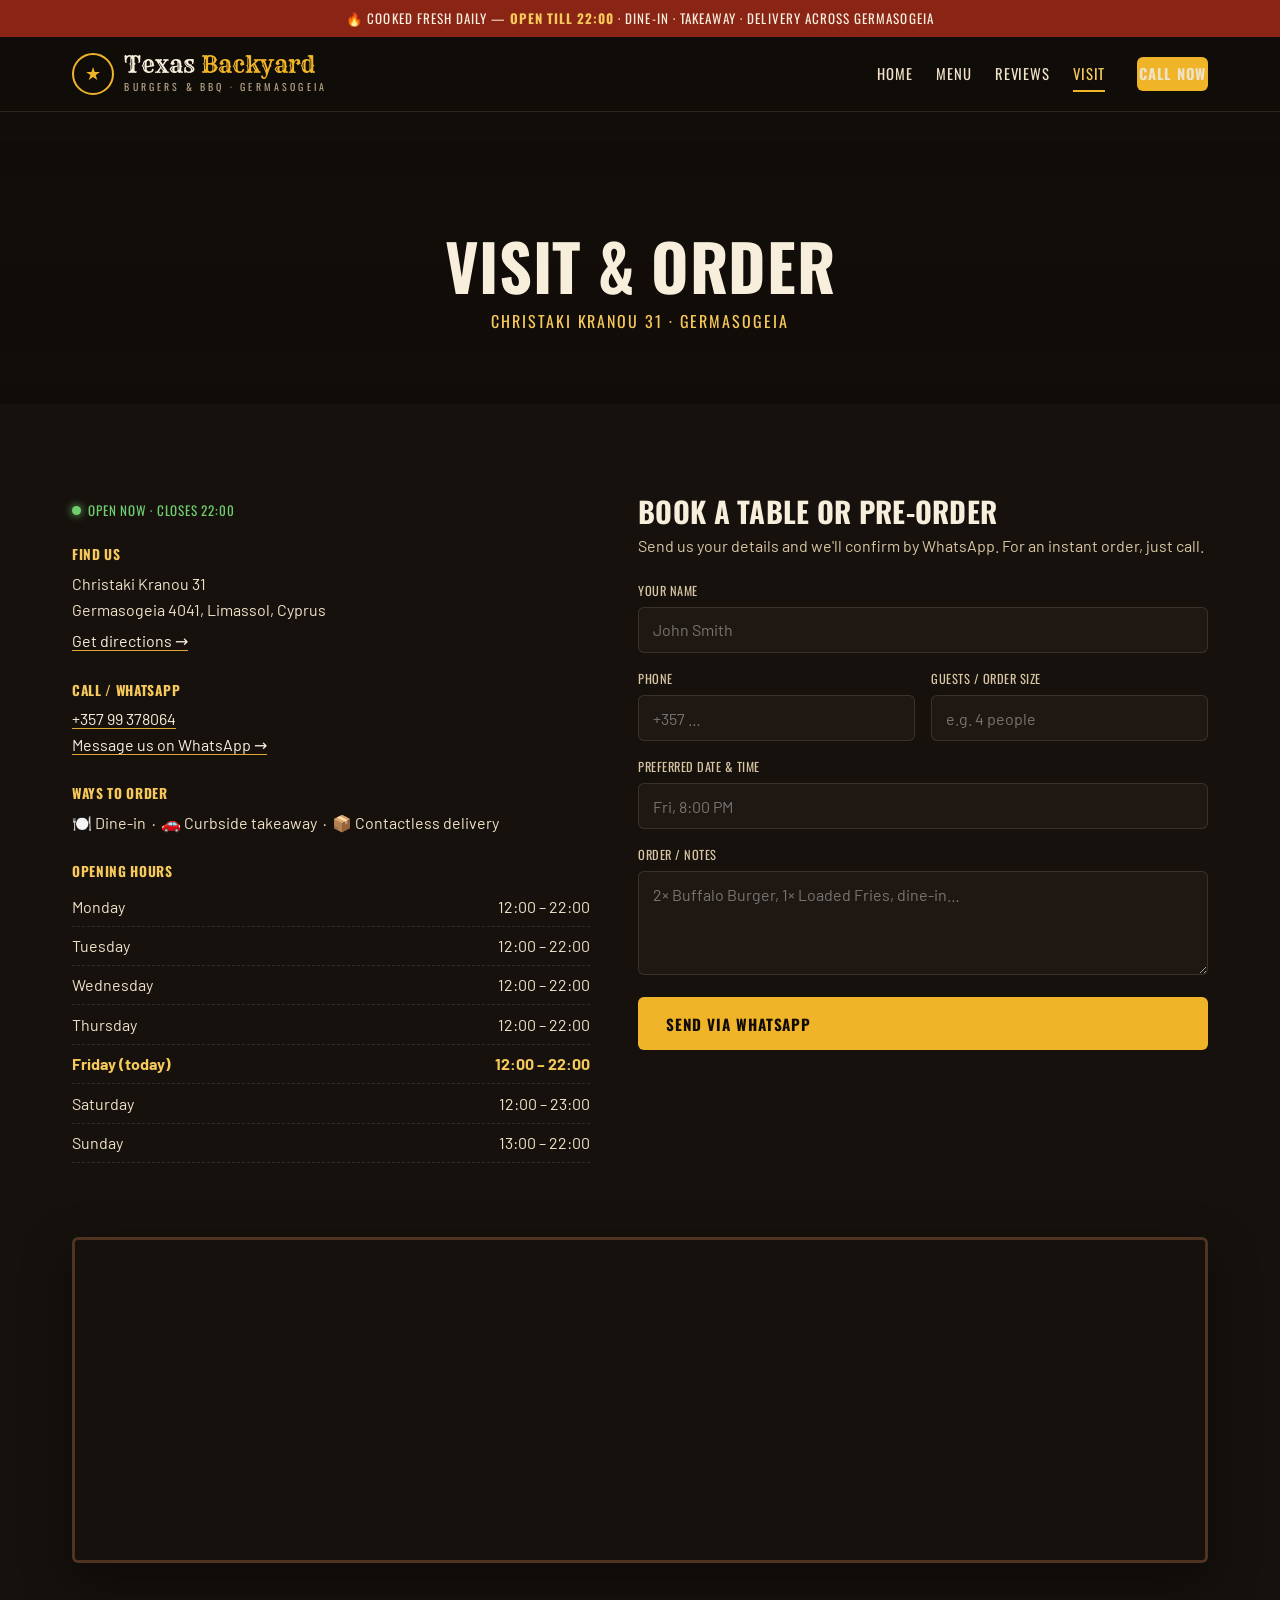
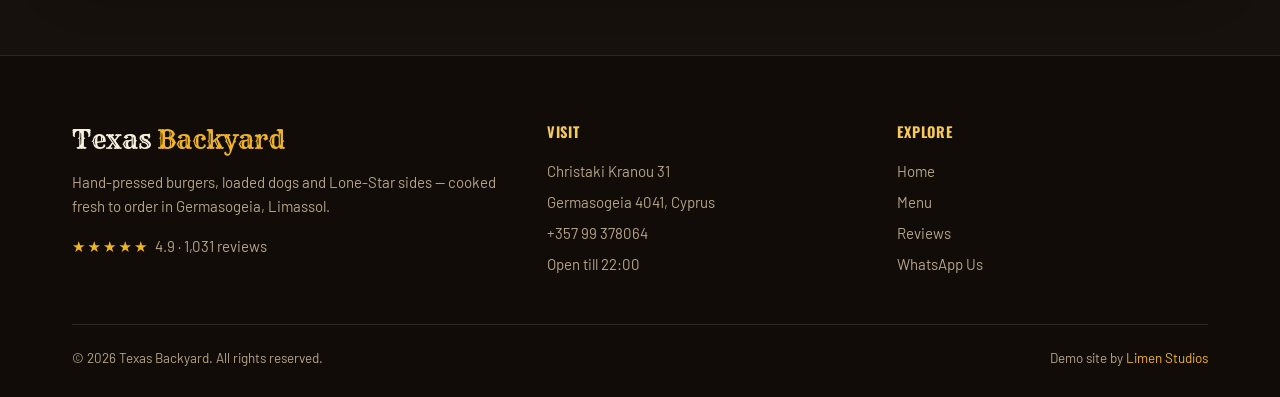
<file: contact.html>
<!DOCTYPE html>
<html lang="en">
<head>
  <meta charset="UTF-8" />
  <meta name="viewport" content="width=device-width, initial-scale=1.0" />
  <title>Visit &amp; Order — Texas Backyard | Germasogeia, Cyprus</title>
  <meta name="description" content="Find Texas Backyard at Christaki Kranou 31, Germasogeia. Call +357 99 378064 or order for pickup, delivery and dine-in. Open till 22:00." />
  <link rel="preconnect" href="https://fonts.googleapis.com" />
  <link rel="preconnect" href="https://fonts.gstatic.com" crossorigin />
  <link href="https://fonts.googleapis.com/css2?family=Rye&family=Oswald:wght@500;600;700&family=Barlow:wght@400;500;600&display=swap" rel="stylesheet" />
  <link rel="stylesheet" href="css/styles.css" />
</head>
<body>
  <div class="promo">🔥 Cooked fresh daily — <b>open till 22:00</b> · Dine-in · Takeaway · Delivery across Germasogeia</div>

  <header class="header">
    <div class="wrap">
      <nav class="nav">
        <a class="brand" href="index.html">
          <span class="brand__mark">★</span>
          <span>
            <span class="brand__name">Texas <span>Backyard</span></span>
            <span class="brand__sub">Burgers &amp; BBQ · Germasogeia</span>
          </span>
        </a>
        <div class="nav__links">
          <a href="index.html">Home</a>
          <a href="menu.html">Menu</a>
          <a href="reviews.html">Reviews</a>
          <a href="contact.html" class="active">Visit</a>
          <a class="btn btn--gold nav__cta" href="tel:+35799378064">Call Now</a>
        </div>
        <button class="nav__toggle" aria-label="Menu">☰</button>
      </nav>
    </div>
  </header>

  <section class="page-hero">
    <div class="wrap">
      <h1>Visit &amp; Order</h1>
      <p>Christaki Kranou 31 · Germasogeia</p>
    </div>
  </section>

  <section class="section">
    <div class="wrap">
      <div class="contact-grid">
        <div>
          <span class="open-now">Open now · closes 22:00</span>

          <div class="info-block" style="margin-top:1.4rem;">
            <h4>Find Us</h4>
            <p>Christaki Kranou 31<br>Germasogeia 4041, Limassol, Cyprus</p>
            <p style="margin-top:0.4rem;"><a href="https://www.google.com/maps/dir/?api=1&destination=Texas+Backyard+Germasogeia">Get directions →</a></p>
          </div>

          <div class="info-block">
            <h4>Call / WhatsApp</h4>
            <p><a href="tel:+35799378064">+357 99 378064</a></p>
            <p><a href="https://wa.me/35799378064">Message us on WhatsApp →</a></p>
          </div>

          <div class="info-block">
            <h4>Ways to Order</h4>
            <p>🍽️ Dine-in &nbsp;·&nbsp; 🚗 Curbside takeaway &nbsp;·&nbsp; 📦 Contactless delivery</p>
          </div>

          <div class="info-block">
            <h4>Opening Hours</h4>
            <ul class="hours-list">
              <li><span>Monday</span><span>12:00 – 22:00</span></li>
              <li><span>Tuesday</span><span>12:00 – 22:00</span></li>
              <li><span>Wednesday</span><span>12:00 – 22:00</span></li>
              <li><span>Thursday</span><span>12:00 – 22:00</span></li>
              <li class="today"><span>Friday (today)</span><span>12:00 – 22:00</span></li>
              <li><span>Saturday</span><span>12:00 – 23:00</span></li>
              <li><span>Sunday</span><span>13:00 – 22:00</span></li>
            </ul>
          </div>
        </div>

        <div>
          <h2 style="font-size:1.8rem;margin-bottom:0.4rem;">Book a Table or Pre-Order</h2>
          <p style="color:var(--cream-300);margin-bottom:1.4rem;">Send us your details and we'll confirm by WhatsApp. For an instant order, just call.</p>
          <form id="reservation">
            <div class="field">
              <label for="name">Your Name</label>
              <input id="name" name="name" type="text" required placeholder="John Smith" />
            </div>
            <div class="row2">
              <div class="field">
                <label for="phone">Phone</label>
                <input id="phone" name="phone" type="tel" required placeholder="+357 …" />
              </div>
              <div class="field">
                <label for="guests">Guests / Order size</label>
                <input id="guests" name="guests" type="text" placeholder="e.g. 4 people" />
              </div>
            </div>
            <div class="field">
              <label for="when">Preferred Date &amp; Time</label>
              <input id="when" name="when" type="text" placeholder="Fri, 8:00 PM" />
            </div>
            <div class="field">
              <label for="notes">Order / Notes</label>
              <textarea id="notes" name="notes" rows="4" placeholder="2× Buffalo Burger, 1× Loaded Fries, dine-in…"></textarea>
            </div>
            <button class="btn btn--gold" type="submit">Send via WhatsApp</button>
            <p class="form-ok" style="display:none;color:#6fcf6f;font-family:var(--font-head);text-transform:uppercase;letter-spacing:0.05em;">✓ Opening WhatsApp — send the message to confirm.</p>
          </form>
        </div>
      </div>

      <div class="map-embed" style="margin-top:3rem;">
        <iframe
          title="Texas Backyard location"
          loading="lazy"
          src="https://www.google.com/maps?q=Christaki%20Kranou%2031%20Germasogeia%204041%20Cyprus&output=embed"></iframe>
      </div>
    </div>
  </section>

  <footer class="footer">
    <div class="wrap">
      <div class="footer-grid">
        <div>
          <div class="footer__brand">Texas <span>Backyard</span></div>
          <p>Hand-pressed burgers, loaded dogs and Lone-Star sides — cooked fresh to order in Germasogeia, Limassol.</p>
          <p style="margin-top:1rem;"><span class="stars">★★★★★</span> &nbsp;4.9 · 1,031 reviews</p>
        </div>
        <div>
          <h4>Visit</h4>
          <ul>
            <li>Christaki Kranou 31</li>
            <li>Germasogeia 4041, Cyprus</li>
            <li><a href="tel:+35799378064">+357 99 378064</a></li>
            <li>Open till 22:00</li>
          </ul>
        </div>
        <div>
          <h4>Explore</h4>
          <ul>
            <li><a href="index.html">Home</a></li>
            <li><a href="menu.html">Menu</a></li>
            <li><a href="reviews.html">Reviews</a></li>
            <li><a href="https://wa.me/35799378064">WhatsApp Us</a></li>
          </ul>
        </div>
      </div>
      <div class="foot-bottom">
        <span>© 2026 Texas Backyard. All rights reserved.</span>
        <span>Demo site by <a href="#">Limen Studios</a></span>
      </div>
    </div>
  </footer>

  <script src="js/main.js"></script>
</body>
</html>
</file>
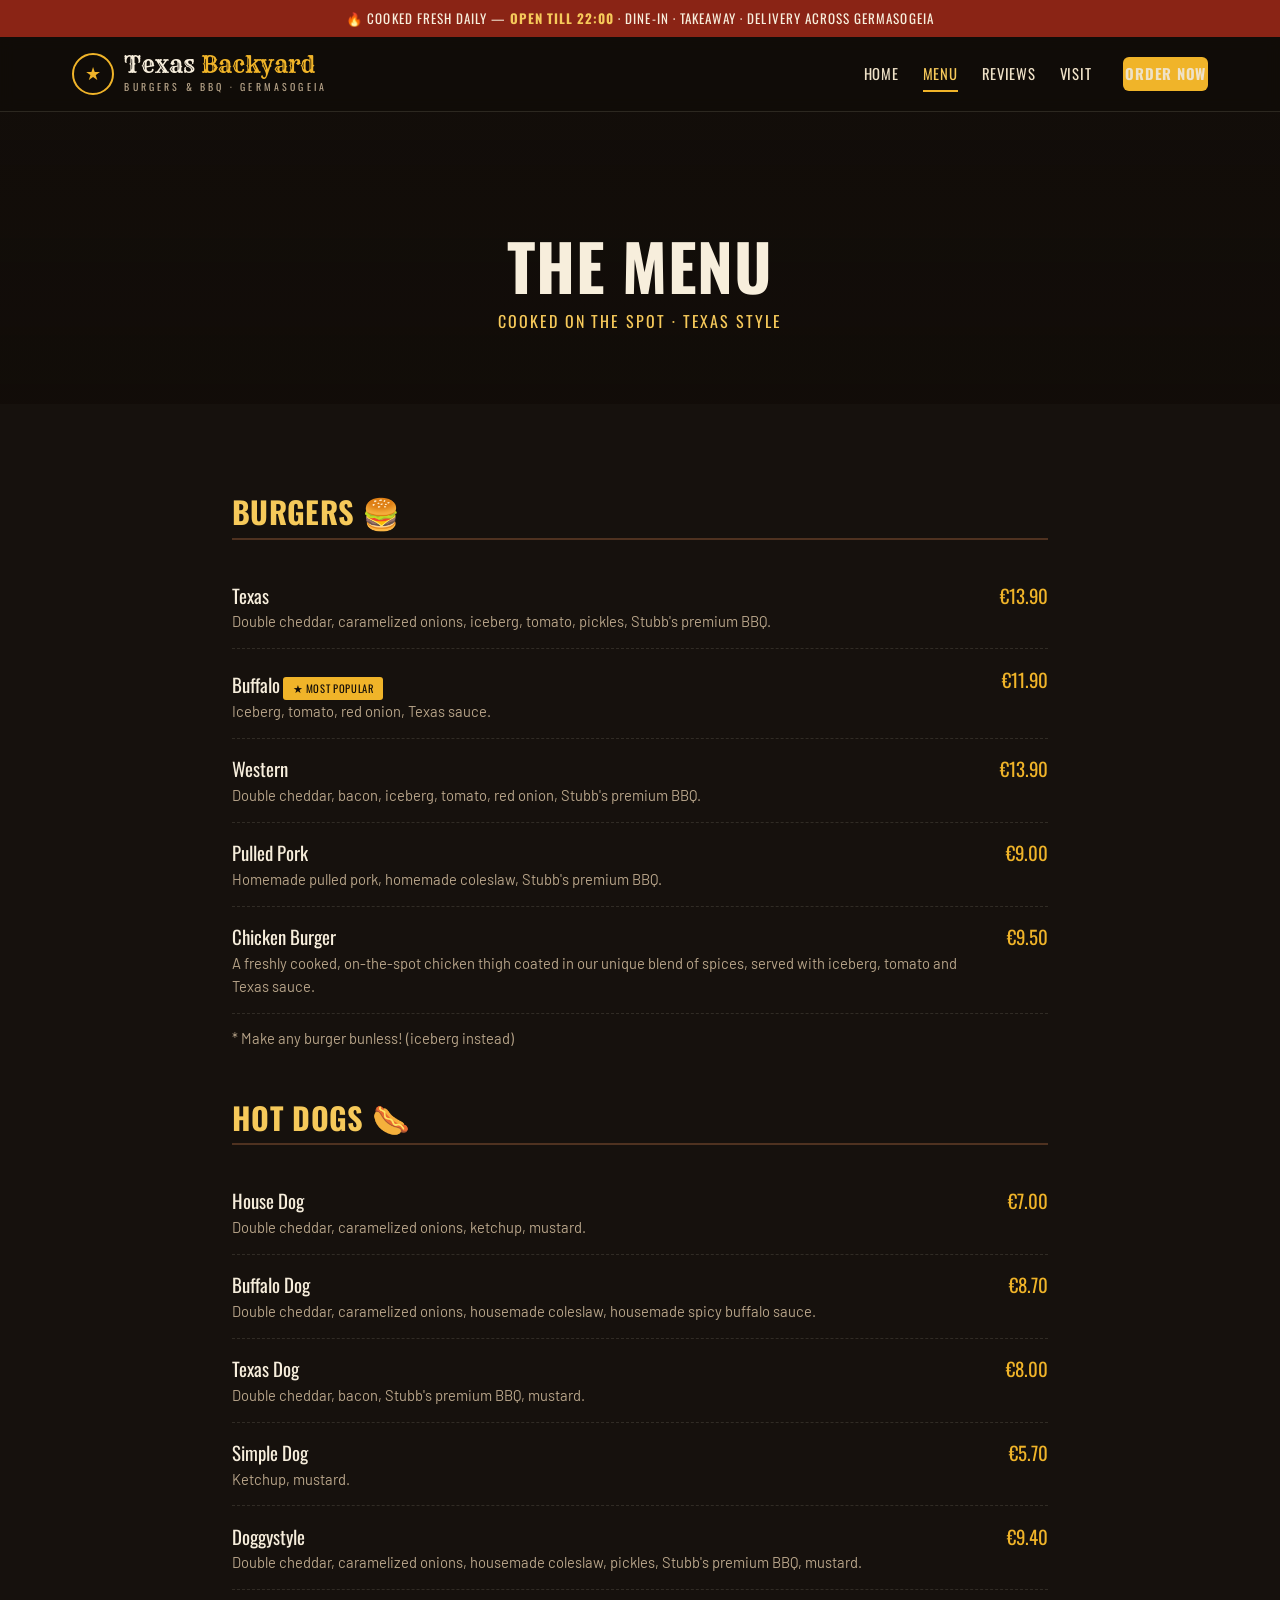
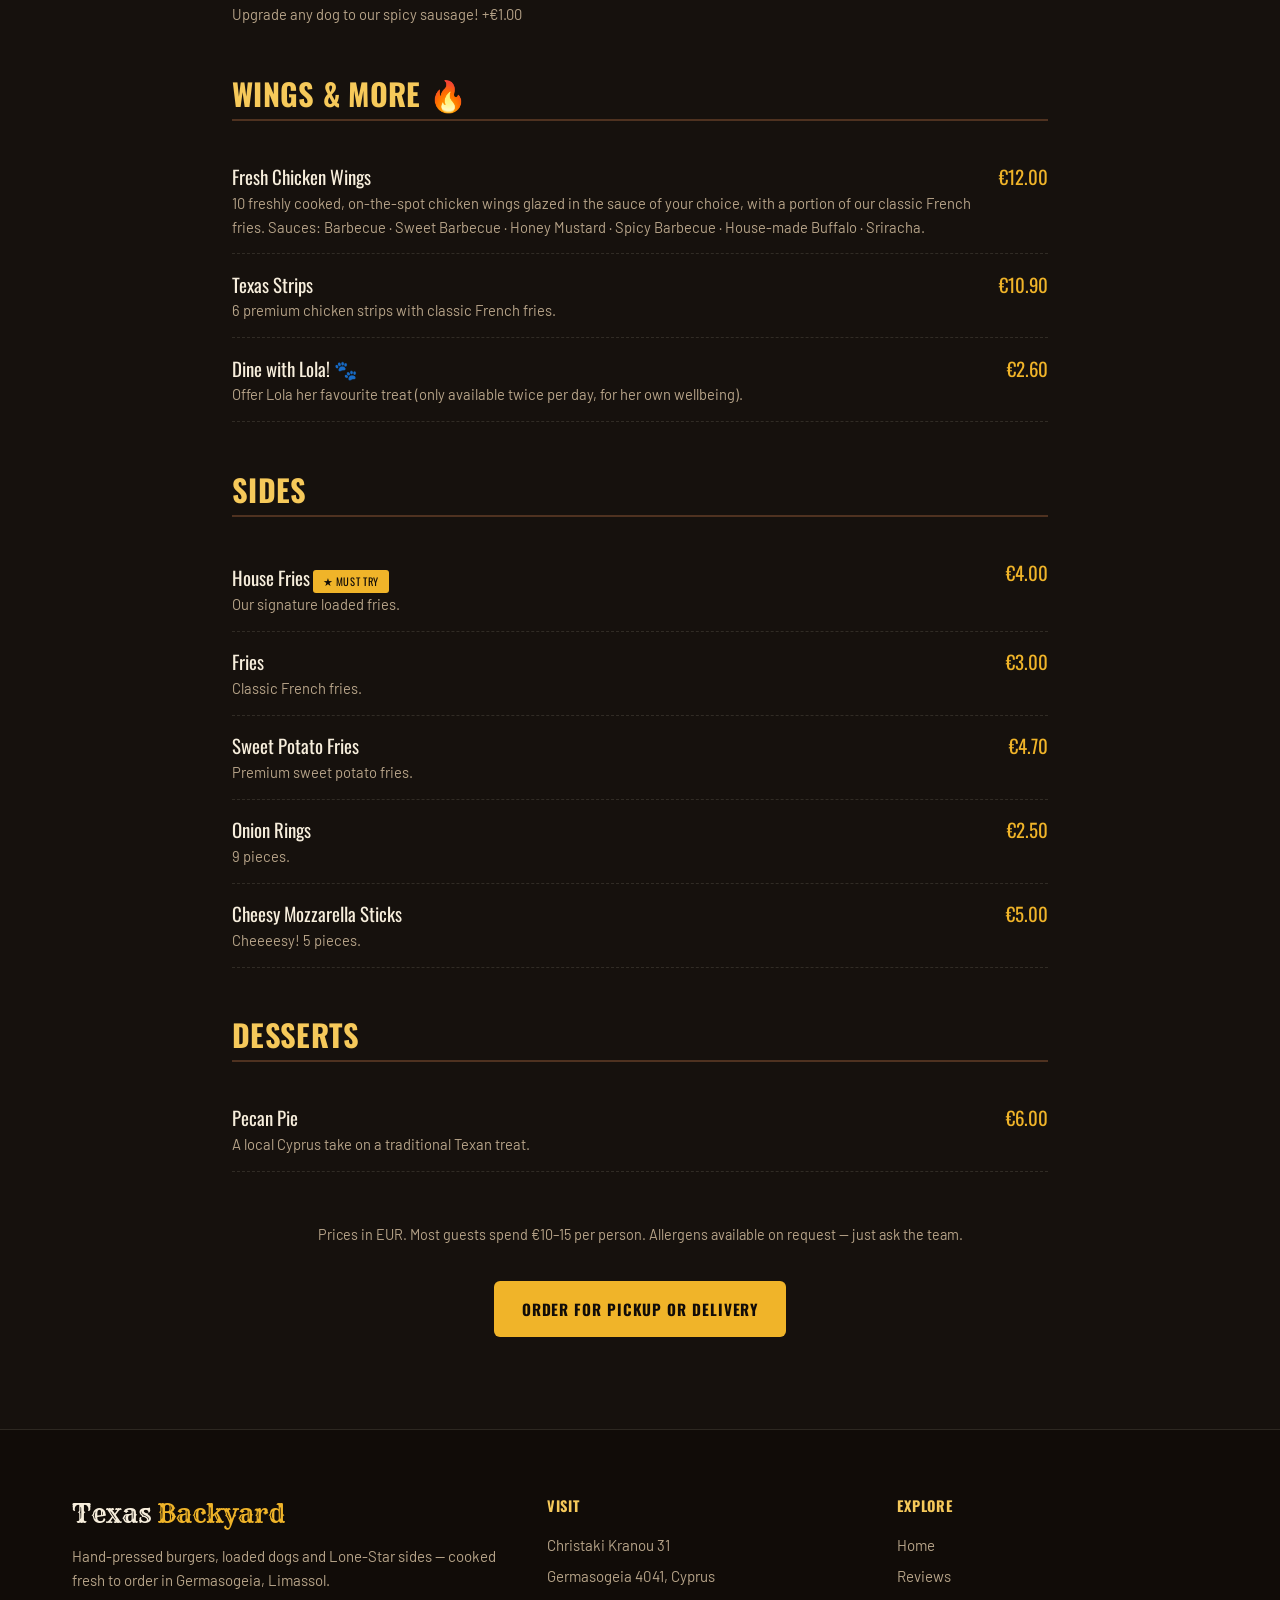
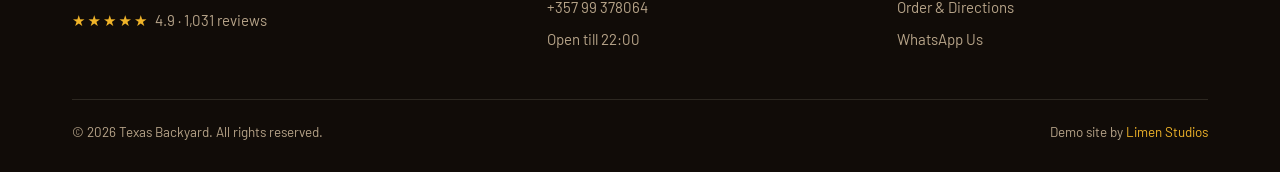
<file: menu.html>
<!DOCTYPE html>
<html lang="en">
<head>
  <meta charset="UTF-8" />
  <meta name="viewport" content="width=device-width, initial-scale=1.0" />
  <title>Menu — Texas Backyard | Burgers, Hot Dogs &amp; Wings in Germasogeia</title>
  <meta name="description" content="The full Texas Backyard menu — smashed burgers, loaded hot dogs, fresh chicken wings, sides and Pecan Pie. Made on the spot in Germasogeia, Cyprus." />
  <link rel="preconnect" href="https://fonts.googleapis.com" />
  <link rel="preconnect" href="https://fonts.gstatic.com" crossorigin />
  <link href="https://fonts.googleapis.com/css2?family=Rye&family=Oswald:wght@500;600;700&family=Barlow:wght@400;500;600&display=swap" rel="stylesheet" />
  <link rel="stylesheet" href="css/styles.css" />
</head>
<body>
  <div class="promo">🔥 Cooked fresh daily — <b>open till 22:00</b> · Dine-in · Takeaway · Delivery across Germasogeia</div>

  <header class="header">
    <div class="wrap">
      <nav class="nav">
        <a class="brand" href="index.html">
          <span class="brand__mark">★</span>
          <span>
            <span class="brand__name">Texas <span>Backyard</span></span>
            <span class="brand__sub">Burgers &amp; BBQ · Germasogeia</span>
          </span>
        </a>
        <div class="nav__links">
          <a href="index.html">Home</a>
          <a href="menu.html" class="active">Menu</a>
          <a href="reviews.html">Reviews</a>
          <a href="contact.html">Visit</a>
          <a class="btn btn--gold nav__cta" href="contact.html">Order Now</a>
        </div>
        <button class="nav__toggle" aria-label="Menu">☰</button>
      </nav>
    </div>
  </header>

  <section class="page-hero">
    <div class="wrap">
      <h1>The Menu</h1>
      <p>Cooked on the Spot · Texas Style</p>
    </div>
  </section>

  <section class="section">
    <div class="wrap" style="max-width:860px;">

      <div class="menu-group">
        <h2>Burgers 🍔</h2>
        <div class="menu-item">
          <div><span class="menu-item__name">Texas</span><div class="menu-item__desc">Double cheddar, caramelized onions, iceberg, tomato, pickles, Stubb's premium BBQ.</div></div>
          <span class="menu-item__price">€13.90</span>
        </div>
        <div class="menu-item">
          <div><span class="menu-item__name">Buffalo</span> <span class="tag tag--gold">★ Most Popular</span><div class="menu-item__desc">Iceberg, tomato, red onion, Texas sauce.</div></div>
          <span class="menu-item__price">€11.90</span>
        </div>
        <div class="menu-item">
          <div><span class="menu-item__name">Western</span><div class="menu-item__desc">Double cheddar, bacon, iceberg, tomato, red onion, Stubb's premium BBQ.</div></div>
          <span class="menu-item__price">€13.90</span>
        </div>
        <div class="menu-item">
          <div><span class="menu-item__name">Pulled Pork</span><div class="menu-item__desc">Homemade pulled pork, homemade coleslaw, Stubb's premium BBQ.</div></div>
          <span class="menu-item__price">€9.00</span>
        </div>
        <div class="menu-item">
          <div><span class="menu-item__name">Chicken Burger</span><div class="menu-item__desc">A freshly cooked, on-the-spot chicken thigh coated in our unique blend of spices, served with iceberg, tomato and Texas sauce.</div></div>
          <span class="menu-item__price">€9.50</span>
        </div>
        <p class="menu-item__desc" style="margin-top:0.8rem;">* Make any burger bunless! (iceberg instead)</p>
      </div>

      <div class="menu-group">
        <h2>Hot Dogs 🌭</h2>
        <div class="menu-item">
          <div><span class="menu-item__name">House Dog</span><div class="menu-item__desc">Double cheddar, caramelized onions, ketchup, mustard.</div></div>
          <span class="menu-item__price">€7.00</span>
        </div>
        <div class="menu-item">
          <div><span class="menu-item__name">Buffalo Dog</span><div class="menu-item__desc">Double cheddar, caramelized onions, housemade coleslaw, housemade spicy buffalo sauce.</div></div>
          <span class="menu-item__price">€8.70</span>
        </div>
        <div class="menu-item">
          <div><span class="menu-item__name">Texas Dog</span><div class="menu-item__desc">Double cheddar, bacon, Stubb's premium BBQ, mustard.</div></div>
          <span class="menu-item__price">€8.00</span>
        </div>
        <div class="menu-item">
          <div><span class="menu-item__name">Simple Dog</span><div class="menu-item__desc">Ketchup, mustard.</div></div>
          <span class="menu-item__price">€5.70</span>
        </div>
        <div class="menu-item">
          <div><span class="menu-item__name">Doggystyle</span><div class="menu-item__desc">Double cheddar, caramelized onions, housemade coleslaw, pickles, Stubb's premium BBQ, mustard.</div></div>
          <span class="menu-item__price">€9.40</span>
        </div>
        <p class="menu-item__desc" style="margin-top:0.8rem;">Upgrade any dog to our spicy sausage! +€1.00</p>
      </div>

      <div class="menu-group">
        <h2>Wings &amp; More 🔥</h2>
        <div class="menu-item">
          <div><span class="menu-item__name">Fresh Chicken Wings</span><div class="menu-item__desc">10 freshly cooked, on-the-spot chicken wings glazed in the sauce of your choice, with a portion of our classic French fries. Sauces: Barbecue · Sweet Barbecue · Honey Mustard · Spicy Barbecue · House-made Buffalo · Sriracha.</div></div>
          <span class="menu-item__price">€12.00</span>
        </div>
        <div class="menu-item">
          <div><span class="menu-item__name">Texas Strips</span><div class="menu-item__desc">6 premium chicken strips with classic French fries.</div></div>
          <span class="menu-item__price">€10.90</span>
        </div>
        <div class="menu-item">
          <div><span class="menu-item__name">Dine with Lola! 🐾</span><div class="menu-item__desc">Offer Lola her favourite treat (only available twice per day, for her own wellbeing).</div></div>
          <span class="menu-item__price">€2.60</span>
        </div>
      </div>

      <div class="menu-group">
        <h2>Sides</h2>
        <div class="menu-item">
          <div><span class="menu-item__name">House Fries</span> <span class="tag tag--gold">★ Must Try</span><div class="menu-item__desc">Our signature loaded fries.</div></div>
          <span class="menu-item__price">€4.00</span>
        </div>
        <div class="menu-item">
          <div><span class="menu-item__name">Fries</span><div class="menu-item__desc">Classic French fries.</div></div>
          <span class="menu-item__price">€3.00</span>
        </div>
        <div class="menu-item">
          <div><span class="menu-item__name">Sweet Potato Fries</span><div class="menu-item__desc">Premium sweet potato fries.</div></div>
          <span class="menu-item__price">€4.70</span>
        </div>
        <div class="menu-item">
          <div><span class="menu-item__name">Onion Rings</span><div class="menu-item__desc">9 pieces.</div></div>
          <span class="menu-item__price">€2.50</span>
        </div>
        <div class="menu-item">
          <div><span class="menu-item__name">Cheesy Mozzarella Sticks</span><div class="menu-item__desc">Cheeeesy! 5 pieces.</div></div>
          <span class="menu-item__price">€5.00</span>
        </div>
      </div>

      <div class="menu-group">
        <h2>Desserts</h2>
        <div class="menu-item">
          <div><span class="menu-item__name">Pecan Pie</span><div class="menu-item__desc">A local Cyprus take on a traditional Texan treat.</div></div>
          <span class="menu-item__price">€6.00</span>
        </div>
      </div>

      <p class="menu-note">Prices in EUR. Most guests spend €10–15 per person. Allergens available on request — just ask the team.</p>

      <div class="center" style="margin-top:2.2rem;">
        <a class="btn btn--gold" href="contact.html">Order for Pickup or Delivery</a>
      </div>
    </div>
  </section>

  <footer class="footer">
    <div class="wrap">
      <div class="footer-grid">
        <div>
          <div class="footer__brand">Texas <span>Backyard</span></div>
          <p>Hand-pressed burgers, loaded dogs and Lone-Star sides — cooked fresh to order in Germasogeia, Limassol.</p>
          <p style="margin-top:1rem;"><span class="stars">★★★★★</span> &nbsp;4.9 · 1,031 reviews</p>
        </div>
        <div>
          <h4>Visit</h4>
          <ul>
            <li>Christaki Kranou 31</li>
            <li>Germasogeia 4041, Cyprus</li>
            <li><a href="tel:+35799378064">+357 99 378064</a></li>
            <li>Open till 22:00</li>
          </ul>
        </div>
        <div>
          <h4>Explore</h4>
          <ul>
            <li><a href="index.html">Home</a></li>
            <li><a href="reviews.html">Reviews</a></li>
            <li><a href="contact.html">Order &amp; Directions</a></li>
            <li><a href="https://wa.me/35799378064">WhatsApp Us</a></li>
          </ul>
        </div>
      </div>
      <div class="foot-bottom">
        <span>© 2026 Texas Backyard. All rights reserved.</span>
        <span>Demo site by <a href="#">Limen Studios</a></span>
      </div>
    </div>
  </footer>

  <script src="js/main.js"></script>
</body>
</html>
</file>
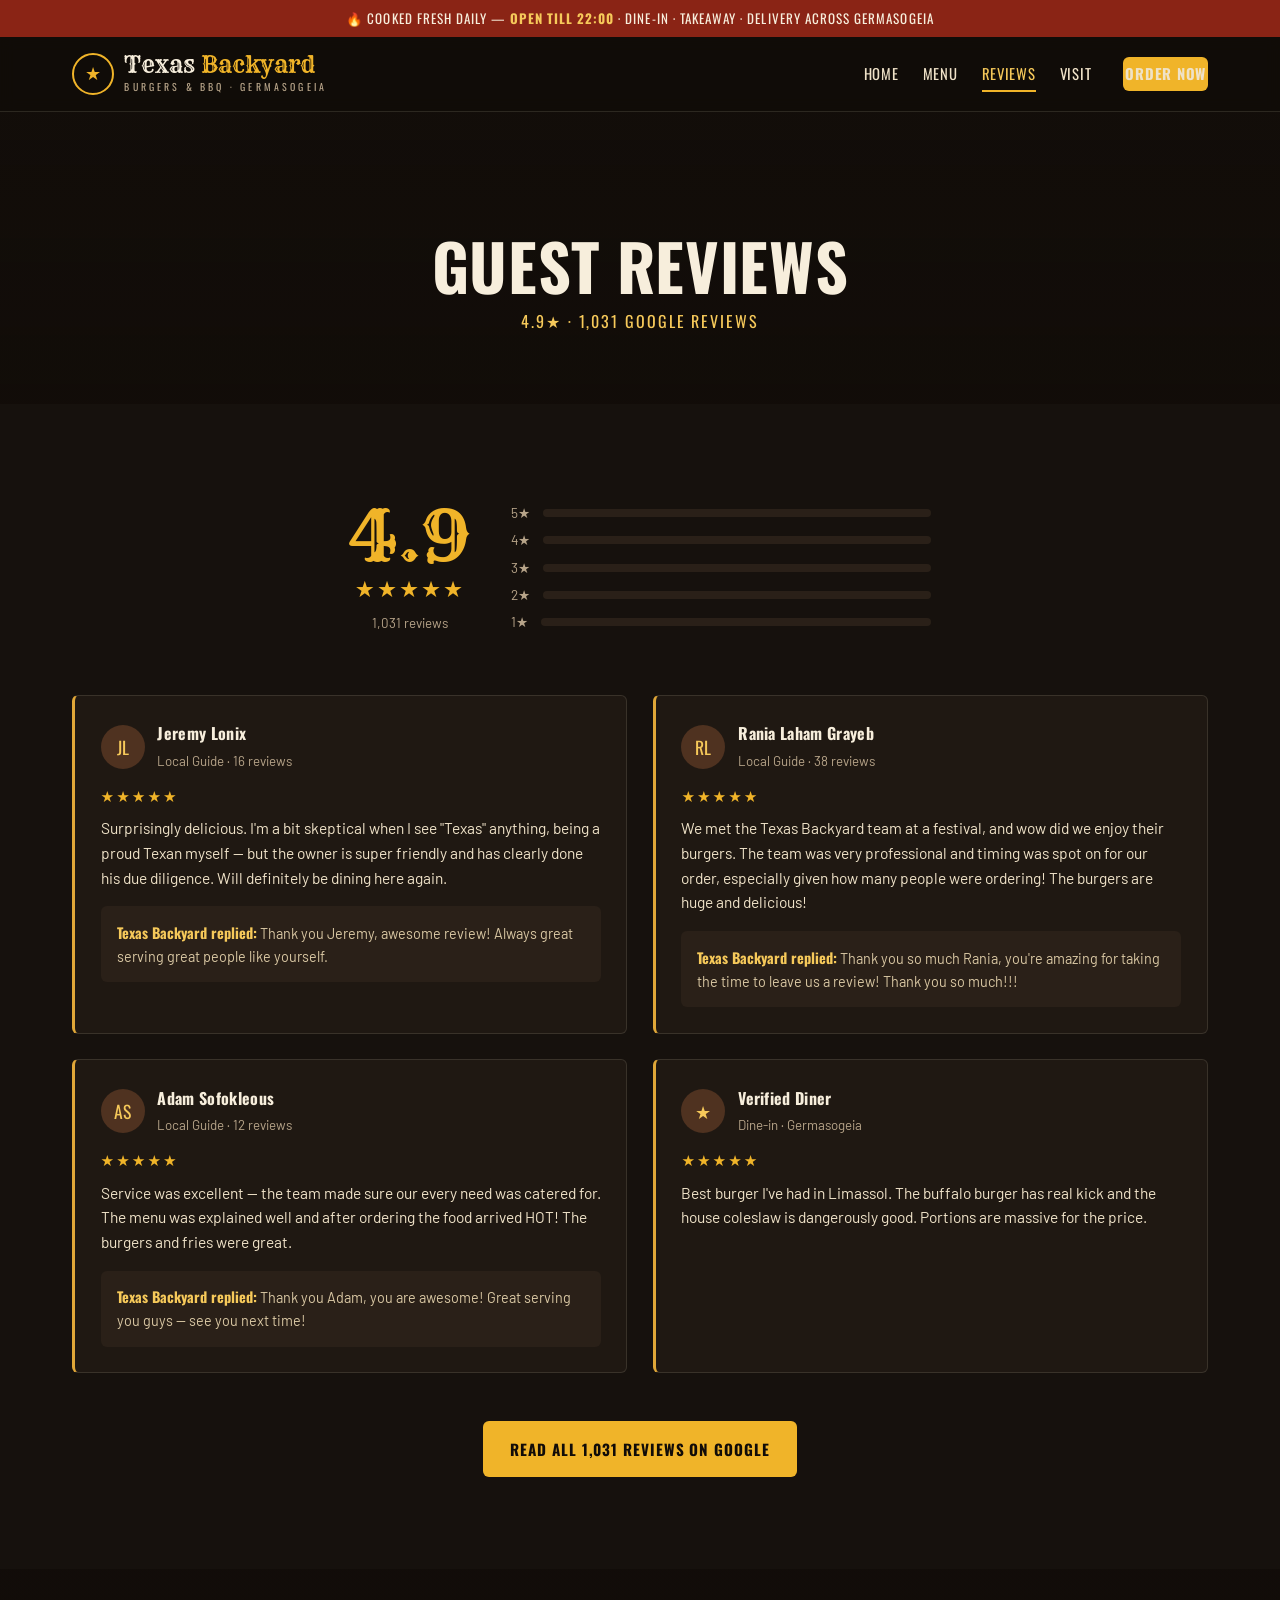
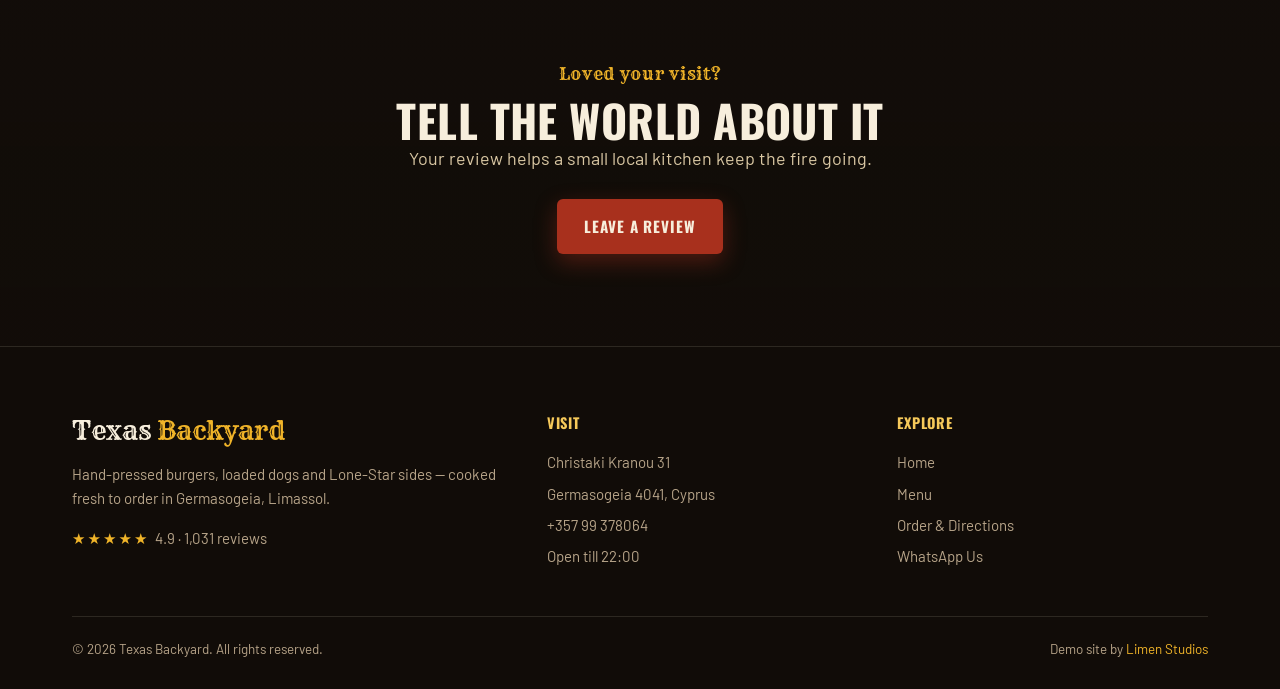
<file: reviews.html>
<!DOCTYPE html>
<html lang="en">
<head>
  <meta charset="UTF-8" />
  <meta name="viewport" content="width=device-width, initial-scale=1.0" />
  <title>Reviews — Texas Backyard | 4.9★ from 1,031 Guests</title>
  <meta name="description" content="See why guests rate Texas Backyard 4.9★ across 1,031 Google reviews — huge burgers, friendly owner, fast service in Germasogeia, Cyprus." />
  <link rel="preconnect" href="https://fonts.googleapis.com" />
  <link rel="preconnect" href="https://fonts.gstatic.com" crossorigin />
  <link href="https://fonts.googleapis.com/css2?family=Rye&family=Oswald:wght@500;600;700&family=Barlow:wght@400;500;600&display=swap" rel="stylesheet" />
  <link rel="stylesheet" href="css/styles.css" />
</head>
<body>
  <div class="promo">🔥 Cooked fresh daily — <b>open till 22:00</b> · Dine-in · Takeaway · Delivery across Germasogeia</div>

  <header class="header">
    <div class="wrap">
      <nav class="nav">
        <a class="brand" href="index.html">
          <span class="brand__mark">★</span>
          <span>
            <span class="brand__name">Texas <span>Backyard</span></span>
            <span class="brand__sub">Burgers &amp; BBQ · Germasogeia</span>
          </span>
        </a>
        <div class="nav__links">
          <a href="index.html">Home</a>
          <a href="menu.html">Menu</a>
          <a href="reviews.html" class="active">Reviews</a>
          <a href="contact.html">Visit</a>
          <a class="btn btn--gold nav__cta" href="contact.html">Order Now</a>
        </div>
        <button class="nav__toggle" aria-label="Menu">☰</button>
      </nav>
    </div>
  </header>

  <section class="page-hero">
    <div class="wrap">
      <h1>Guest Reviews</h1>
      <p>4.9★ · 1,031 Google Reviews</p>
    </div>
  </section>

  <section class="section">
    <div class="wrap">
      <div class="rating-hero">
        <div class="rating-score">
          <div class="num">4.9</div>
          <div class="stars">★★★★★</div>
          <small>1,031 reviews</small>
        </div>
        <div class="rating-bars">
          <div class="rbar"><span>5★</span><span class="rbar__track"><span class="rbar__fill" style="width:94%"></span></span></div>
          <div class="rbar"><span>4★</span><span class="rbar__track"><span class="rbar__fill" style="width:4%"></span></span></div>
          <div class="rbar"><span>3★</span><span class="rbar__track"><span class="rbar__fill" style="width:1%"></span></span></div>
          <div class="rbar"><span>2★</span><span class="rbar__track"><span class="rbar__fill" style="width:0.5%"></span></span></div>
          <div class="rbar"><span>1★</span><span class="rbar__track"><span class="rbar__fill" style="width:0.5%"></span></span></div>
        </div>
      </div>

      <div class="reviews">
        <article class="review">
          <div class="review__head">
            <div class="review__avatar">JL</div>
            <div class="review__who"><b>Jeremy Lonix</b><small>Local Guide · 16 reviews</small></div>
          </div>
          <div class="stars">★★★★★</div>
          <p class="review__body">Surprisingly delicious. I'm a bit skeptical when I see "Texas" anything, being a proud Texan myself — but the owner is super friendly and has clearly done his due diligence. Will definitely be dining here again.</p>
          <div class="review__reply"><b>Texas Backyard replied:</b> Thank you Jeremy, awesome review! Always great serving great people like yourself.</div>
        </article>

        <article class="review">
          <div class="review__head">
            <div class="review__avatar">RL</div>
            <div class="review__who"><b>Rania Laham Grayeb</b><small>Local Guide · 38 reviews</small></div>
          </div>
          <div class="stars">★★★★★</div>
          <p class="review__body">We met the Texas Backyard team at a festival, and wow did we enjoy their burgers. The team was very professional and timing was spot on for our order, especially given how many people were ordering! The burgers are huge and delicious!</p>
          <div class="review__reply"><b>Texas Backyard replied:</b> Thank you so much Rania, you're amazing for taking the time to leave us a review! Thank you so much!!!</div>
        </article>

        <article class="review">
          <div class="review__head">
            <div class="review__avatar">AS</div>
            <div class="review__who"><b>Adam Sofokleous</b><small>Local Guide · 12 reviews</small></div>
          </div>
          <div class="stars">★★★★★</div>
          <p class="review__body">Service was excellent — the team made sure our every need was catered for. The menu was explained well and after ordering the food arrived HOT! The burgers and fries were great.</p>
          <div class="review__reply"><b>Texas Backyard replied:</b> Thank you Adam, you are awesome! Great serving you guys — see you next time!</div>
        </article>

        <article class="review">
          <div class="review__head">
            <div class="review__avatar">★</div>
            <div class="review__who"><b>Verified Diner</b><small>Dine-in · Germasogeia</small></div>
          </div>
          <div class="stars">★★★★★</div>
          <p class="review__body">Best burger I've had in Limassol. The buffalo burger has real kick and the house coleslaw is dangerously good. Portions are massive for the price.</p>
        </article>
      </div>

      <div class="center" style="margin-top:3rem;">
        <a class="btn btn--gold" href="https://www.google.com/maps" target="_blank">Read all 1,031 reviews on Google</a>
      </div>
    </div>
  </section>

  <section class="section section--wood center">
    <div class="wrap">
      <span class="kicker">Loved your visit?</span>
      <h2 style="font-size:clamp(1.9rem,4vw,2.8rem);">Tell the world about it</h2>
      <p class="lead">Your review helps a small local kitchen keep the fire going.</p>
      <div style="margin-top:1.6rem;"><a class="btn btn--primary" href="https://www.google.com/maps" target="_blank">Leave a Review</a></div>
    </div>
  </section>

  <footer class="footer">
    <div class="wrap">
      <div class="footer-grid">
        <div>
          <div class="footer__brand">Texas <span>Backyard</span></div>
          <p>Hand-pressed burgers, loaded dogs and Lone-Star sides — cooked fresh to order in Germasogeia, Limassol.</p>
          <p style="margin-top:1rem;"><span class="stars">★★★★★</span> &nbsp;4.9 · 1,031 reviews</p>
        </div>
        <div>
          <h4>Visit</h4>
          <ul>
            <li>Christaki Kranou 31</li>
            <li>Germasogeia 4041, Cyprus</li>
            <li><a href="tel:+35799378064">+357 99 378064</a></li>
            <li>Open till 22:00</li>
          </ul>
        </div>
        <div>
          <h4>Explore</h4>
          <ul>
            <li><a href="index.html">Home</a></li>
            <li><a href="menu.html">Menu</a></li>
            <li><a href="contact.html">Order &amp; Directions</a></li>
            <li><a href="https://wa.me/35799378064">WhatsApp Us</a></li>
          </ul>
        </div>
      </div>
      <div class="foot-bottom">
        <span>© 2026 Texas Backyard. All rights reserved.</span>
        <span>Demo site by <a href="#">Limen Studios</a></span>
      </div>
    </div>
  </footer>

  <script src="js/main.js"></script>
</body>
</html>
</file>
<file: css/styles.css>
/* ============================================================
   Texas Backyard — Roadhouse BBQ theme
   Static demo site for Limen Studios
   ============================================================ */

:root {
  /* Smoke & charcoal */
  --char-950: #110c08;
  --char-900: #16110d;
  --char-800: #1f1812;
  --char-700: #2a2018;

  /* Weathered wood / leather */
  --wood-700: #3a2417;
  --wood-600: #4f3220;
  --wood-500: #6b4326;

  /* BBQ crimson */
  --bbq-700: #8a2415;
  --bbq-600: #a8301d;
  --bbq-500: #c0392b;

  /* Amber / brand gold */
  --gold-500: #e0a738;
  --gold-400: #f0b429;
  --gold-300: #f6c95a;

  /* Cream / parchment */
  --cream-100: #f7eedc;
  --cream-200: #efe2c8;
  --cream-300: #d9c7a3;

  --muted: #b7a489;
  --line: rgba(245, 234, 214, 0.12);

  --font-display: "Rye", "Oswald", serif;
  --font-head: "Oswald", "Arial Narrow", sans-serif;
  --font-body: "Barlow", system-ui, sans-serif;

  --maxw: 1180px;
  --radius: 6px;
  --shadow: 0 18px 50px rgba(0, 0, 0, 0.45);
}

* { box-sizing: border-box; margin: 0; padding: 0; }

html { scroll-behavior: smooth; }

body {
  font-family: var(--font-body);
  color: var(--cream-100);
  background: var(--char-900);
  line-height: 1.6;
  -webkit-font-smoothing: antialiased;
  overflow-x: hidden;
}

img { max-width: 100%; display: block; }
a { color: inherit; text-decoration: none; }

.wrap { width: 100%; max-width: var(--maxw); margin: 0 auto; padding: 0 22px; }

h1, h2, h3 { font-family: var(--font-head); font-weight: 700; line-height: 1.05; text-transform: uppercase; letter-spacing: 0.01em; }

.kicker {
  font-family: var(--font-display);
  color: var(--gold-400);
  font-size: 1.05rem;
  letter-spacing: 0.04em;
  display: inline-block;
  margin-bottom: 0.6rem;
}

.section { padding: 92px 0; position: relative; }
.section--alt { background: var(--char-800); }
.section--wood {
  background:
    linear-gradient(rgba(17,12,8,0.86), rgba(17,12,8,0.92)),
    url("https://images.unsplash.com/photo-1509440159596-0249088772ff?auto=format&fit=crop&w=1600&q=60") center/cover fixed;
}

.center { text-align: center; }

.lead { color: var(--cream-300); font-size: 1.12rem; max-width: 62ch; }
.center .lead { margin-left: auto; margin-right: auto; }

/* ---------- Buttons ---------- */
.btn {
  display: inline-flex;
  align-items: center;
  gap: 0.5rem;
  font-family: var(--font-head);
  text-transform: uppercase;
  letter-spacing: 0.06em;
  font-weight: 700;
  font-size: 0.95rem;
  padding: 0.85rem 1.6rem;
  border-radius: var(--radius);
  border: 2px solid transparent;
  cursor: pointer;
  transition: transform 0.12s ease, background 0.2s ease, color 0.2s ease;
}
.btn:hover { transform: translateY(-2px); }
.btn--primary { background: var(--bbq-600); color: var(--cream-100); box-shadow: 0 8px 22px rgba(168,48,29,0.4); }
.btn--primary:hover { background: var(--bbq-500); }
.btn--gold { background: var(--gold-400); color: var(--char-950); }
.btn--gold:hover { background: var(--gold-300); }
.btn--ghost { border-color: var(--gold-400); color: var(--gold-300); }
.btn--ghost:hover { background: var(--gold-400); color: var(--char-950); }

/* ---------- Promo bar ---------- */
.promo {
  background: var(--bbq-700);
  color: var(--cream-100);
  text-align: center;
  font-family: var(--font-head);
  text-transform: uppercase;
  letter-spacing: 0.08em;
  font-size: 0.82rem;
  padding: 0.5rem 1rem;
}
.promo b { color: var(--gold-300); }

/* ---------- Header ---------- */
.header {
  position: sticky;
  top: 0;
  z-index: 50;
  background: rgba(17, 12, 8, 0.92);
  backdrop-filter: blur(8px);
  border-bottom: 1px solid var(--line);
}
.nav { display: flex; align-items: center; justify-content: space-between; height: 74px; }
.brand { display: flex; align-items: center; gap: 0.65rem; }
.brand__mark {
  width: 42px; height: 42px;
  display: grid; place-items: center;
  border: 2px solid var(--gold-400);
  border-radius: 50%;
  color: var(--gold-400);
  font-family: var(--font-display);
  font-size: 1.1rem;
}
.brand__name { font-family: var(--font-display); font-size: 1.45rem; color: var(--cream-100); line-height: 1; }
.brand__name span { color: var(--gold-400); }
.brand__sub { display: block; font-family: var(--font-head); font-size: 0.62rem; letter-spacing: 0.32em; color: var(--muted); text-transform: uppercase; }

.nav__links { display: flex; align-items: center; gap: 1.5rem; }
.nav__links a {
  font-family: var(--font-head);
  text-transform: uppercase;
  letter-spacing: 0.05em;
  font-size: 0.92rem;
  color: var(--cream-200);
  position: relative;
  padding: 0.2rem 0;
}
.nav__links a::after {
  content: ""; position: absolute; left: 0; bottom: -3px; height: 2px; width: 0;
  background: var(--gold-400); transition: width 0.2s ease;
}
.nav__links a:hover::after, .nav__links a.active::after { width: 100%; }
.nav__links a.active { color: var(--gold-300); }

.nav__cta { margin-left: 0.5rem; }
.nav__toggle { display: none; background: none; border: 0; color: var(--cream-100); font-size: 1.6rem; cursor: pointer; }

/* ---------- Hero ---------- */
.hero {
  position: relative;
  min-height: 86vh;
  display: flex;
  align-items: center;
  background:
    linear-gradient(rgba(17,12,8,0.62), rgba(17,12,8,0.88)),
    url("https://images.unsplash.com/photo-1568901346375-23c9450c58cd?auto=format&fit=crop&w=1800&q=70") center/cover;
}
.hero__inner { padding: 80px 0; max-width: 720px; }
.hero h1 { font-size: clamp(2.8rem, 7vw, 5.4rem); color: var(--cream-100); }
.hero h1 em { font-family: var(--font-display); font-style: normal; color: var(--gold-400); display: block; }
.hero .lead { margin: 1.4rem 0 2rem; }
.hero__actions { display: flex; flex-wrap: wrap; gap: 1rem; }
.badge-row { display: flex; flex-wrap: wrap; gap: 1.2rem; margin-top: 2.4rem; }
.badge {
  display: flex; align-items: center; gap: 0.5rem;
  font-family: var(--font-head); text-transform: uppercase; letter-spacing: 0.05em;
  font-size: 0.82rem; color: var(--cream-200);
}
.badge b { color: var(--gold-300); font-size: 1.1rem; }

/* star rating inline */
.stars { color: var(--gold-400); letter-spacing: 2px; }

/* ---------- Feature strip ---------- */
.strip { background: var(--gold-400); color: var(--char-950); }
.strip .wrap { display: flex; flex-wrap: wrap; justify-content: space-around; gap: 1rem; padding: 1.1rem 22px; }
.strip span { font-family: var(--font-head); text-transform: uppercase; letter-spacing: 0.08em; font-weight: 700; font-size: 0.9rem; }

/* ---------- Sections / grids ---------- */
.sec-head { margin-bottom: 3rem; }
.sec-head h2 { font-size: clamp(2rem, 4vw, 3.1rem); }

.split { display: grid; grid-template-columns: 1.05fr 1fr; gap: 3.5rem; align-items: center; }
.split img { border-radius: var(--radius); box-shadow: var(--shadow); border: 3px solid var(--wood-600); }
.split h2 { font-size: clamp(1.9rem, 3.5vw, 2.8rem); margin-bottom: 1.2rem; }
.split p + p { margin-top: 1rem; }
.split .btn { margin-top: 1.8rem; }

/* feature cards */
.cards { display: grid; grid-template-columns: repeat(3, 1fr); gap: 1.6rem; }
.card {
  background: var(--char-700);
  border: 1px solid var(--line);
  border-radius: var(--radius);
  padding: 2rem 1.6rem;
  transition: transform 0.18s ease, border-color 0.2s ease;
}
.card:hover { transform: translateY(-5px); border-color: var(--gold-500); }
.card__icon { font-size: 2rem; margin-bottom: 0.8rem; }
.card h3 { color: var(--gold-300); font-size: 1.25rem; margin-bottom: 0.5rem; }
.card p { color: var(--cream-300); font-size: 0.98rem; }

/* ---------- Signature dishes ---------- */
.dishes { display: grid; grid-template-columns: repeat(3, 1fr); gap: 1.8rem; }
.dish {
  background: var(--char-800);
  border: 1px solid var(--line);
  border-radius: var(--radius);
  overflow: hidden;
  transition: transform 0.18s ease;
}
.dish:hover { transform: translateY(-6px); }
.dish__img { aspect-ratio: 4/3; overflow: hidden; }
.dish__img img { width: 100%; height: 100%; object-fit: cover; transition: transform 0.4s ease; }
.dish:hover .dish__img img { transform: scale(1.06); }
.dish__body { padding: 1.4rem; }
.dish__top { display: flex; justify-content: space-between; align-items: baseline; gap: 0.5rem; }
.dish__body h3 { font-size: 1.3rem; }
.dish__price { font-family: var(--font-head); color: var(--gold-400); font-size: 1.2rem; white-space: nowrap; }
.dish__body p { color: var(--cream-300); font-size: 0.95rem; margin-top: 0.5rem; }
.tag {
  display: inline-block; font-family: var(--font-head); text-transform: uppercase;
  letter-spacing: 0.06em; font-size: 0.66rem; padding: 0.2rem 0.6rem; border-radius: 3px;
  background: var(--bbq-600); color: var(--cream-100); margin-top: 0.8rem;
}
.tag--gold { background: var(--gold-400); color: var(--char-950); }

/* ---------- Menu page ---------- */
.menu-group { margin-bottom: 3.2rem; }
.menu-group h2 { font-size: 1.9rem; color: var(--gold-300); border-bottom: 2px solid var(--wood-600); padding-bottom: 0.6rem; margin-bottom: 1.6rem; }
.menu-item { display: flex; justify-content: space-between; gap: 1rem; padding: 0.9rem 0; border-bottom: 1px dashed var(--line); }
.menu-item__name { font-family: var(--font-head); font-size: 1.18rem; color: var(--cream-100); }
.menu-item__desc { color: var(--muted); font-size: 0.92rem; }
.menu-item__price { font-family: var(--font-head); color: var(--gold-400); font-size: 1.18rem; white-space: nowrap; }
.menu-note { color: var(--muted); font-size: 0.9rem; text-align: center; margin-top: 2rem; }

/* ---------- Reviews ---------- */
.rating-hero { display: flex; flex-wrap: wrap; align-items: center; gap: 2.5rem; justify-content: center; margin-bottom: 3.5rem; }
.rating-score { text-align: center; }
.rating-score .num { font-family: var(--font-display); font-size: 4.4rem; color: var(--gold-400); line-height: 1; }
.rating-score .stars { font-size: 1.4rem; }
.rating-score small { display: block; color: var(--muted); margin-top: 0.4rem; }
.rating-bars { flex: 1; min-width: 260px; max-width: 420px; }
.rbar { display: flex; align-items: center; gap: 0.8rem; margin: 0.35rem 0; font-size: 0.85rem; color: var(--muted); }
.rbar__track { flex: 1; height: 8px; background: var(--char-700); border-radius: 99px; overflow: hidden; }
.rbar__fill { height: 100%; background: var(--gold-400); }

.reviews { display: grid; grid-template-columns: repeat(2, 1fr); gap: 1.6rem; }
.review {
  background: var(--char-800);
  border: 1px solid var(--line);
  border-left: 3px solid var(--gold-500);
  border-radius: var(--radius);
  padding: 1.6rem;
}
.review__head { display: flex; align-items: center; gap: 0.8rem; margin-bottom: 0.7rem; }
.review__avatar {
  width: 44px; height: 44px; border-radius: 50%;
  display: grid; place-items: center;
  background: var(--wood-600); color: var(--gold-300);
  font-family: var(--font-head); font-size: 1.1rem;
}
.review__who b { display: block; color: var(--cream-100); font-family: var(--font-head); letter-spacing: 0.02em; }
.review__who small { color: var(--muted); }
.review__body { color: var(--cream-200); font-size: 0.97rem; }
.review .stars { font-size: 0.95rem; margin-bottom: 0.5rem; }
.review__reply {
  margin-top: 1rem; padding: 0.9rem 1rem; background: var(--char-700);
  border-radius: var(--radius); font-size: 0.9rem; color: var(--cream-300);
}
.review__reply b { color: var(--gold-300); font-family: var(--font-head); }

/* ---------- Contact ---------- */
.contact-grid { display: grid; grid-template-columns: 1fr 1.1fr; gap: 3rem; }
.info-block { margin-bottom: 1.6rem; }
.info-block h4 { font-family: var(--font-head); text-transform: uppercase; letter-spacing: 0.05em; color: var(--gold-300); font-size: 0.85rem; margin-bottom: 0.3rem; }
.info-block p { color: var(--cream-200); }
.info-block a { color: var(--cream-100); border-bottom: 1px solid var(--gold-500); }

.hours-list { list-style: none; }
.hours-list li { display: flex; justify-content: space-between; padding: 0.4rem 0; border-bottom: 1px dashed var(--line); color: var(--cream-200); }
.hours-list .today { color: var(--gold-300); font-weight: 700; }
.open-now { display: inline-flex; align-items: center; gap: 0.45rem; color: #6fcf6f; font-family: var(--font-head); text-transform: uppercase; letter-spacing: 0.06em; font-size: 0.82rem; }
.open-now::before { content: ""; width: 9px; height: 9px; border-radius: 50%; background: #6fcf6f; box-shadow: 0 0 8px #6fcf6f; }

form { display: grid; gap: 1rem; }
.field label { display: block; font-family: var(--font-head); text-transform: uppercase; letter-spacing: 0.04em; font-size: 0.78rem; color: var(--cream-300); margin-bottom: 0.35rem; }
.field input, .field textarea, .field select {
  width: 100%; padding: 0.8rem 0.9rem;
  background: var(--char-800); border: 1px solid var(--line); border-radius: var(--radius);
  color: var(--cream-100); font-family: var(--font-body); font-size: 1rem;
}
.field input:focus, .field textarea:focus, .field select:focus { outline: none; border-color: var(--gold-400); }
.row2 { display: grid; grid-template-columns: 1fr 1fr; gap: 1rem; }

.map-embed { border: 3px solid var(--wood-600); border-radius: var(--radius); overflow: hidden; box-shadow: var(--shadow); }
.map-embed iframe { width: 100%; height: 320px; border: 0; display: block; filter: grayscale(0.2) contrast(1.05); }

/* ---------- Footer ---------- */
.footer { background: var(--char-950); border-top: 1px solid var(--line); padding: 64px 0 28px; }
.footer-grid { display: grid; grid-template-columns: 1.4fr 1fr 1fr; gap: 2.5rem; }
.footer h4 { font-family: var(--font-head); text-transform: uppercase; letter-spacing: 0.05em; color: var(--gold-300); font-size: 0.9rem; margin-bottom: 1rem; }
.footer p, .footer li { color: var(--muted); font-size: 0.94rem; }
.footer ul { list-style: none; display: grid; gap: 0.45rem; }
.footer a:hover { color: var(--gold-300); }
.footer__brand { font-family: var(--font-display); font-size: 1.6rem; color: var(--cream-100); margin-bottom: 0.6rem; }
.footer__brand span { color: var(--gold-400); }
.foot-bottom { margin-top: 3rem; padding-top: 1.4rem; border-top: 1px solid var(--line); display: flex; flex-wrap: wrap; justify-content: space-between; gap: 0.6rem; color: var(--muted); font-size: 0.84rem; }
.foot-bottom a { color: var(--gold-400); }

/* ---------- WhatsApp float ---------- */
.wa {
  position: fixed; right: 20px; bottom: 20px; z-index: 60;
  width: 56px; height: 56px; border-radius: 50%;
  background: #25d366; color: #fff; display: grid; place-items: center;
  box-shadow: 0 8px 24px rgba(0,0,0,0.4); font-size: 1.7rem;
  transition: transform 0.15s ease;
}
.wa:hover { transform: scale(1.08); }

/* ---------- Page hero (interior) ---------- */
.page-hero {
  padding: 120px 0 70px;
  text-align: center;
  background:
    linear-gradient(rgba(17,12,8,0.78), rgba(17,12,8,0.92)),
    url("https://images.unsplash.com/photo-1529193591184-b1d58069ecdd?auto=format&fit=crop&w=1600&q=60") center/cover;
}
.page-hero h1 { font-size: clamp(2.4rem, 5vw, 4rem); color: var(--cream-100); }
.page-hero p { color: var(--gold-300); font-family: var(--font-head); text-transform: uppercase; letter-spacing: 0.12em; margin-top: 0.6rem; }

/* ---------- Gallery teaser ---------- */
.gallery { display: grid; grid-template-columns: repeat(4, 1fr); gap: 10px; }
.gallery img { aspect-ratio: 1; object-fit: cover; border-radius: 4px; transition: opacity 0.2s ease; }
.gallery img:hover { opacity: 0.85; }

/* ---------- Responsive ---------- */
@media (max-width: 900px) {
  .nav__links { display: none; }
  .nav__toggle { display: block; }
  .nav.open .nav__links {
    display: flex; flex-direction: column; align-items: flex-start;
    position: absolute; top: 74px; left: 0; right: 0;
    background: var(--char-900); padding: 1.2rem 22px; gap: 1rem;
    border-bottom: 1px solid var(--line);
  }
  .split, .contact-grid { grid-template-columns: 1fr; gap: 2rem; }
  .cards, .dishes, .reviews, .footer-grid { grid-template-columns: 1fr; }
  .gallery { grid-template-columns: repeat(2, 1fr); }
  .section { padding: 64px 0; }
}
@media (min-width: 560px) and (max-width: 900px) {
  .cards, .dishes { grid-template-columns: repeat(2, 1fr); }
}
</file>
